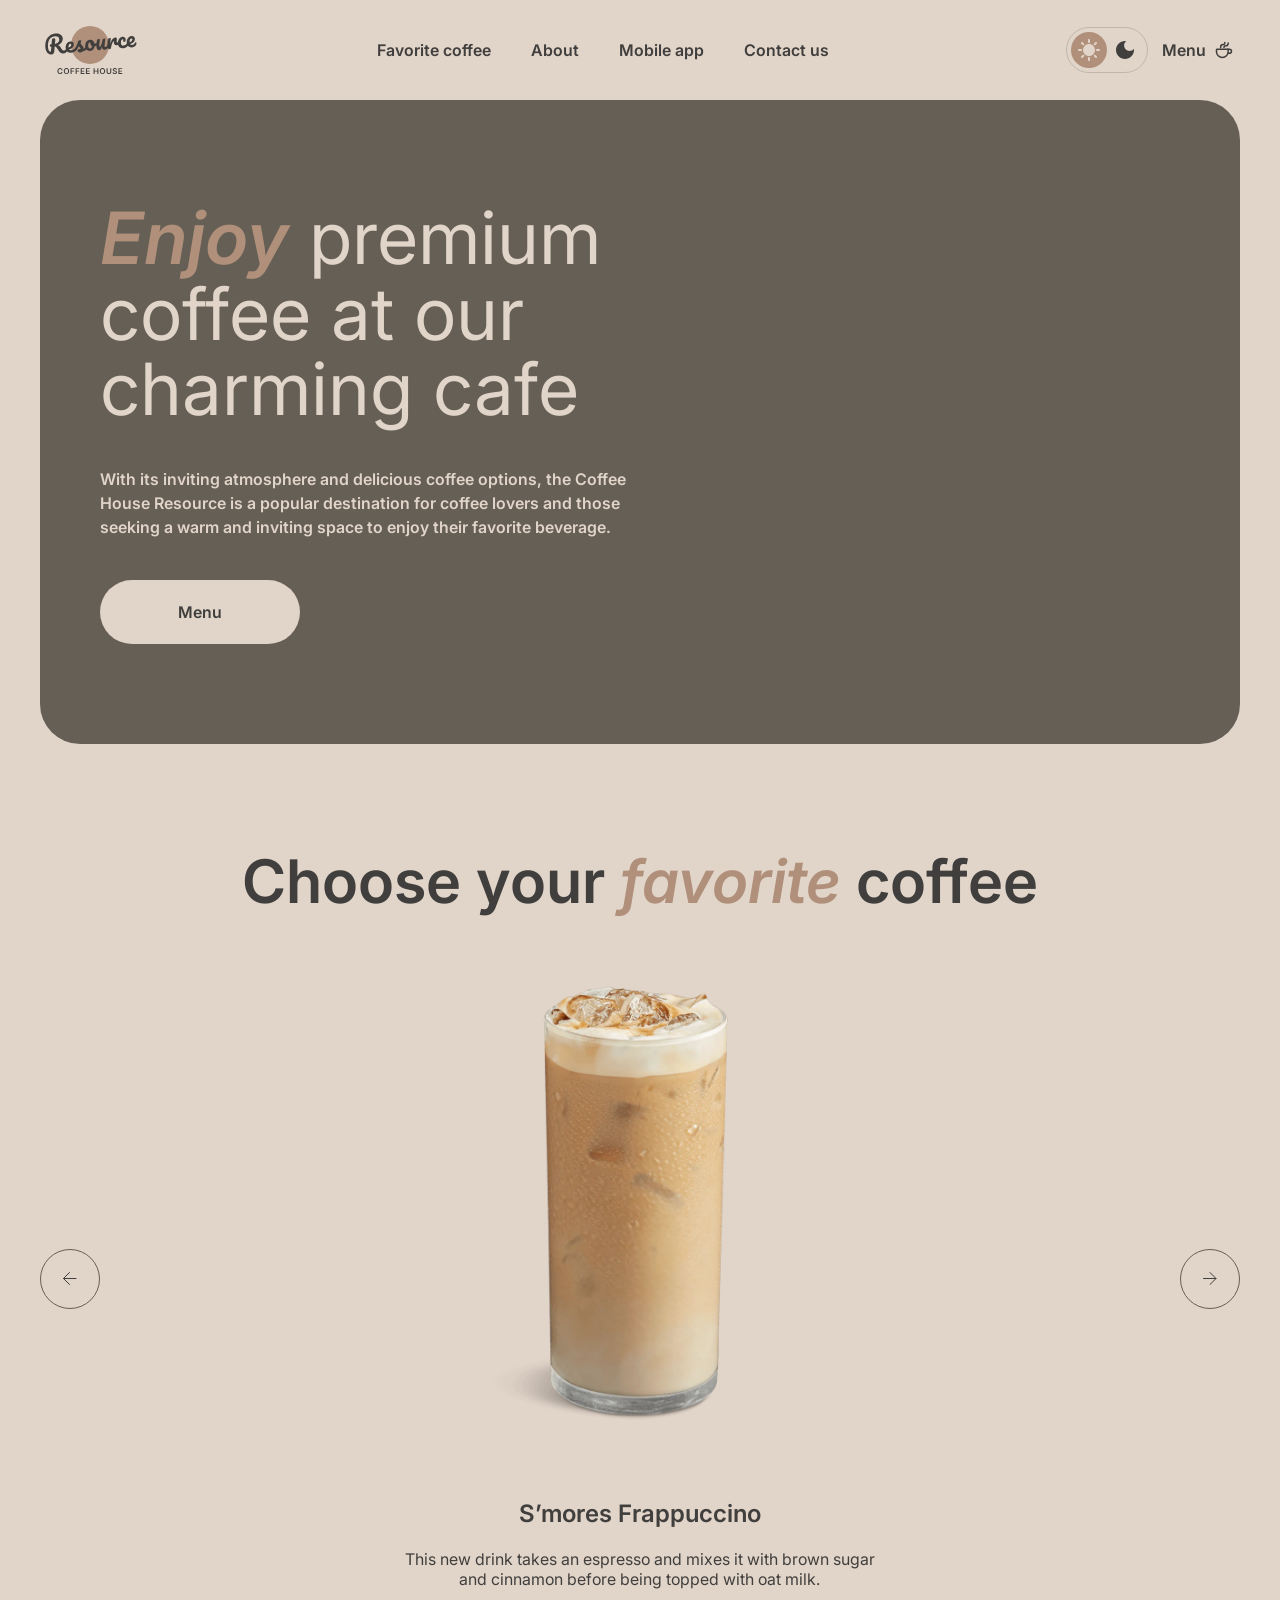
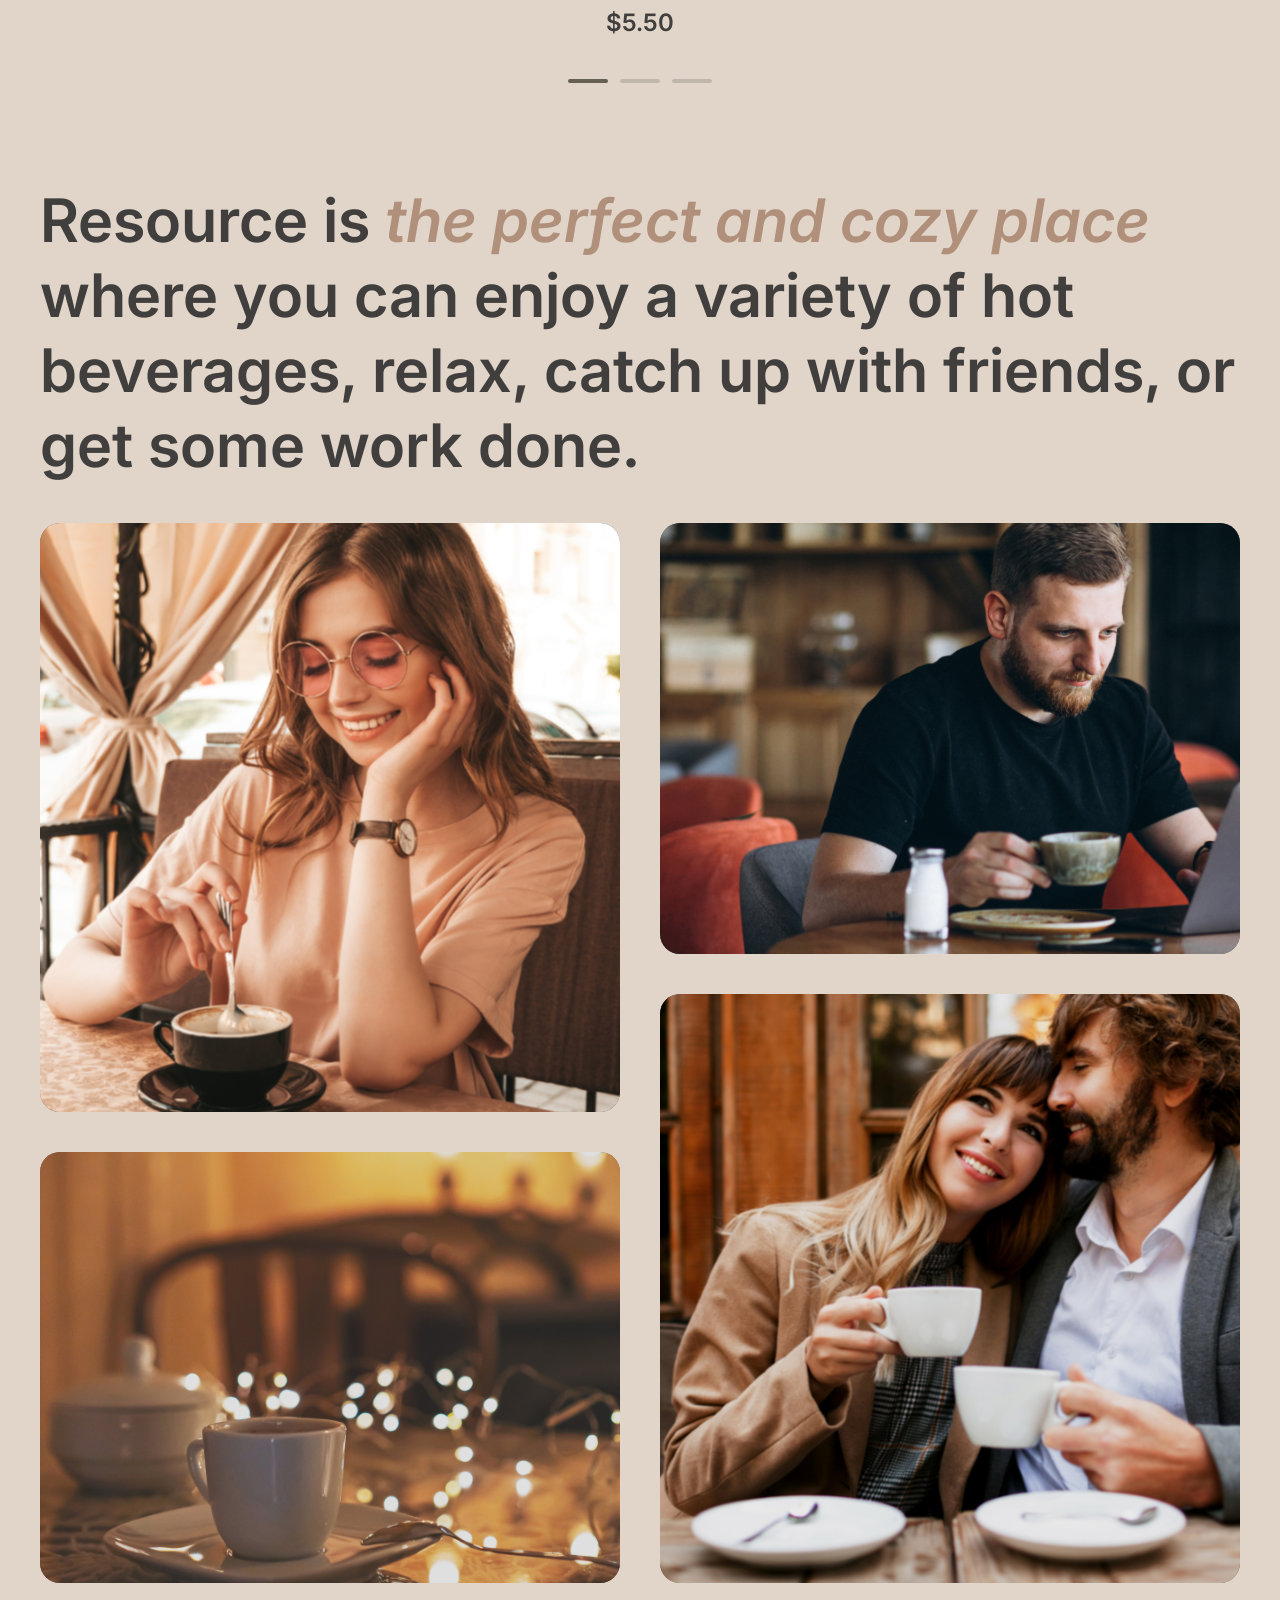
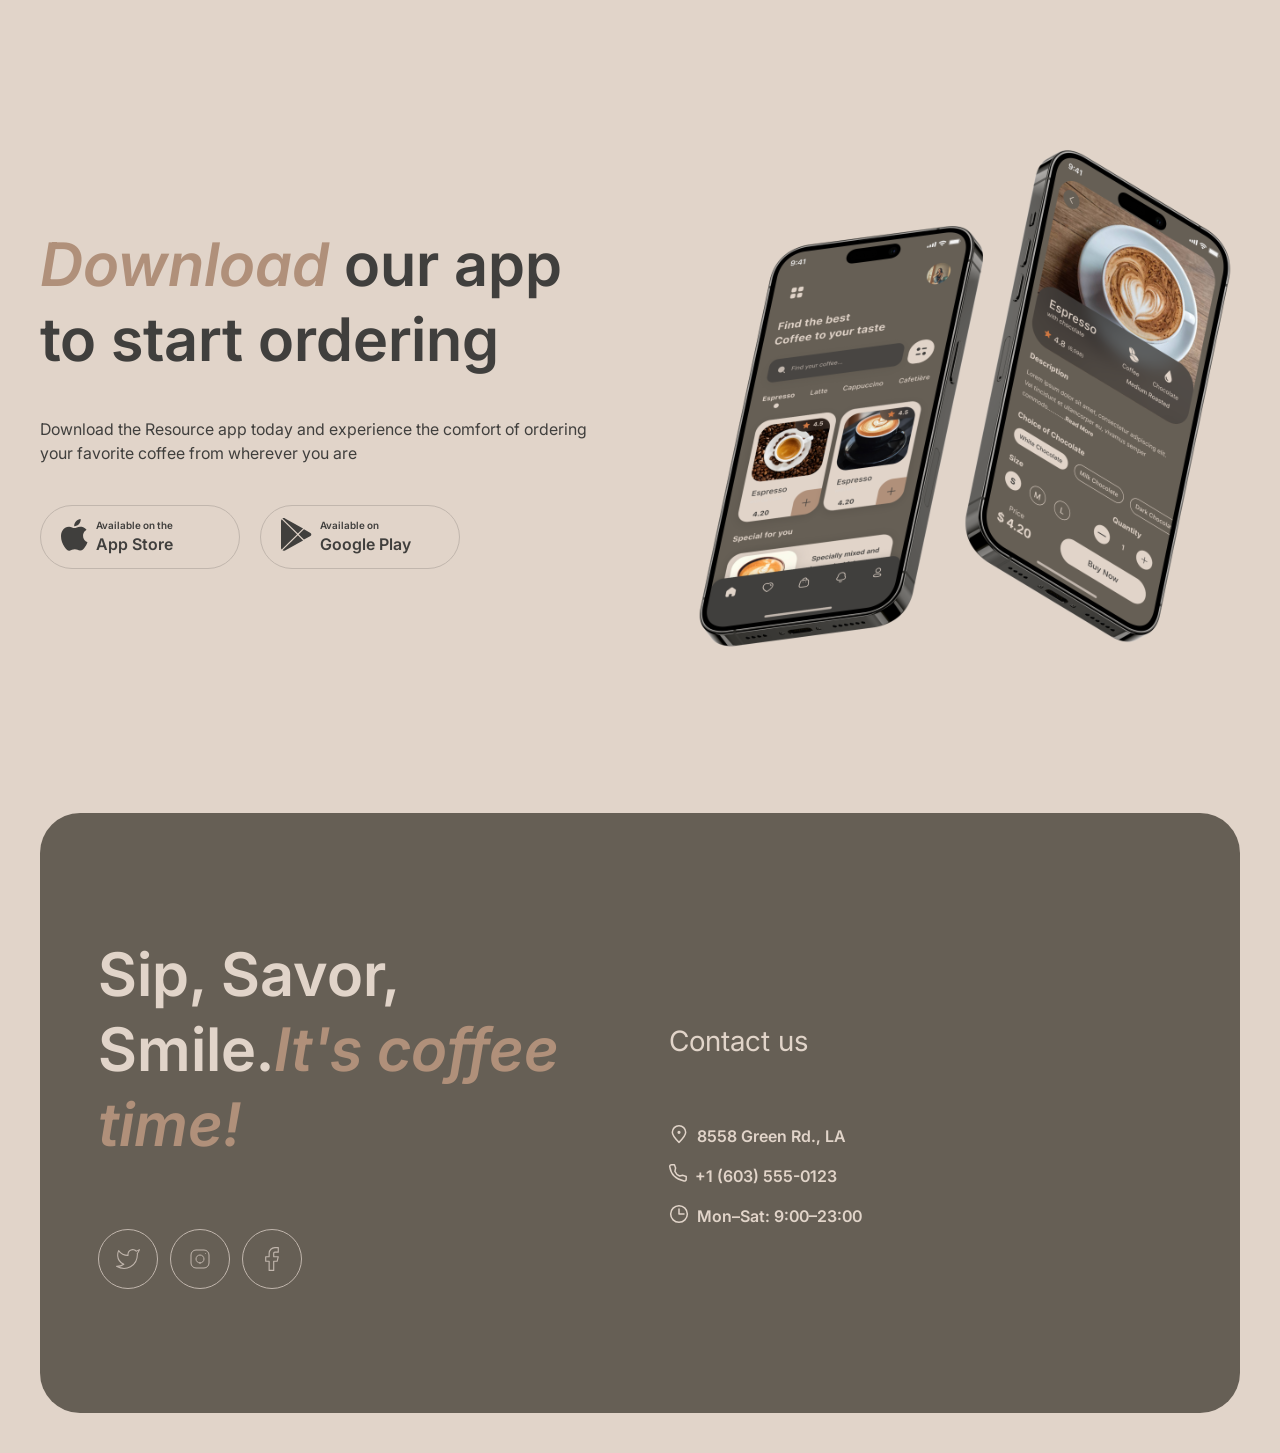
<file: index.html>
<!DOCTYPE html>
<html lang="en" data-theme="light">

<head>
    <meta charset="UTF-8">
    <meta name="viewport" content="width=device-width, initial-scale=1.0">
    <title>Coffee House</title>
    <link rel="icon" href="./images/coffee-cup.svg" type="image/x-icon">
    <link rel="stylesheet" href="./styles.css">
</head>

<body>
    <div class="container">
        <!-- ХЕДЕР -->
        <header class="header ">
            <div class="header__inner">
                <a class="logo" aria-label="Coffee House">
                    <img class="logo__img logo__img--light" src="./images/logo.svg" alt="Coffee House Logo" width="100"
                        height="60" loading="lazy">
                    <img class="logo__img logo__img--dark" src="./images/logo-dark.svg" alt="Coffee House Logo"
                        width="100" height="60" loading="lazy">
                </a>

                <nav class="header__menu hidden-tablet">
                    <ul class="header__menu-list">
                        <li class="header__menu-item">
                            <a class="header__menu-link" href="#slider">Favorite coffee</a>
                        </li>
                        <li class="header__menu-item">
                            <a class="header__menu-link" href="#about">About</a>
                        </li>
                        <li class="header__menu-item">
                            <a class="header__menu-link" href="#app">Mobile app</a>
                        </li>
                        <li class="header__menu-item">
                            <a class="header__menu-link" href="#contacts">Contact us</a>
                        </li>
                    </ul>
                </nav>

                <div class="header__block">
                    <div class="header__theme-toggle">
                        <button class="header__theme-toggle__btn is-active" data-theme-btn="light"
                            aria-label="Light theme" aria-pressed="true">
                            <span class="header__theme-toggle__light">
                                <svg width="22" height="22" viewBox="0 0 22 22" fill="none"
                                    xmlns="http://www.w3.org/2000/svg">
                                    <path
                                        d="M10 3V1C10 0.45 10.45 0 11 0C11.55 0 12 0.45 12 1V3C12 3.55 11.55 4 11 4C10.45 4 10 3.55 10 3ZM17.36 6.05L18.77 4.63C19.16 4.24 19.16 3.61 18.77 3.22C18.38 2.83 17.75 2.83 17.36 3.22L15.95 4.64C15.56 5.03 15.56 5.66 15.95 6.05C16.34 6.44 16.97 6.44 17.36 6.05ZM21 10H19C18.45 10 18 10.45 18 11C18 11.55 18.45 12 19 12H21C21.55 12 22 11.55 22 11C22 10.45 21.55 10 21 10ZM11 18C10.45 18 10 18.45 10 19V21C10 21.55 10.45 22 11 22C11.55 22 12 21.55 12 21V19C12 18.45 11.55 18 11 18ZM4.64 6.05L3.22 4.64C2.83 4.25 2.83 3.61 3.22 3.23C3.61 2.85 4.25 2.84 4.63 3.23L6.04 4.64C6.43 5.03 6.43 5.67 6.04 6.05C5.65 6.43 5.02 6.44 4.64 6.05ZM15.95 15.95C15.56 16.34 15.56 16.98 15.95 17.36L17.36 18.77C17.75 19.16 18.39 19.16 18.77 18.77C19.16 18.38 19.16 17.74 18.77 17.36L17.36 15.95C16.98 15.56 16.34 15.56 15.95 15.95ZM1 12H3C3.55 12 4 11.55 4 11C4 10.45 3.55 10 3 10H1C0.45 10 0 10.45 0 11C0 11.55 0.45 12 1 12ZM4.64 18.78L6.05 17.37C6.44 16.98 6.44 16.34 6.05 15.96C5.66 15.58 5.02 15.57 4.64 15.96L3.23 17.37C2.84 17.76 2.84 18.4 3.23 18.78C3.61 19.17 4.25 19.17 4.64 18.78ZM11 5C7.69 5 5 7.69 5 11C5 14.31 7.69 17 11 17C14.31 17 17 14.31 17 11C17 7.69 14.31 5 11 5Z"
                                        fill="#E1D4C9" />
                                </svg>
                            </span>

                        </button>
                        <button class="header__theme-toggle__btn" data-theme-btn="dark" aria-label="Dark theme"
                            aria-pressed="false">
                            <span class="header__theme-toggle__dark">
                                <svg width="18" height="18" viewBox="0 0 18 18" fill="none"
                                    xmlns="http://www.w3.org/2000/svg">
                                    <path
                                        d="M9 0C4.03 0 0 4.03 0 9C0 13.97 4.03 18 9 18C13.97 18 18 13.97 18 9C18 8.54 17.96 8.08 17.9 7.64C16.92 9.01 15.32 9.9 13.5 9.9C10.52 9.9 8.1 7.48 8.1 4.5C8.1 2.69 8.99 1.08 10.36 0.0999999C9.92 0.0399999 9.46 0 9 0Z"
                                        fill="#403F3D" />
                                </svg>
                            </span>
                        </button>
                    </div>

                    <button class="header__button button hidden-tablet" type="button"
                        onclick="window.location.href='./catalog-coffee.html'">
                        Menu
                        <span class="header__button-icon" aria-hidden="true">
                            <img class="header__button-icon-img header__button-icon-img--light"
                                src="./images/coffee-cup.svg" alt="" width="20" height="20">
                            <img class="header__button-icon-img header__button-icon-img--dark"
                                src="./images/coffee-cup-dark.svg" alt="" width="20" height="20">
                        </span>
                    </button>

                    <button class="header__burger-button burger-button visible-tablet" type="button"
                        onclick="mobileOverlay.show()">
                        <svg width="18" height="10" viewBox="0 0 18 10" fill="none" xmlns="http://www.w3.org/2000/svg">
                            <path d="M0.75 0.75H16.75" stroke="#403F3D" stroke-width="1.5" stroke-linecap="round"
                                stroke-linejoin="round" />
                            <path d="M0.75 8.75H16.75" stroke="#403F3D" stroke-width="1.5" stroke-linecap="round"
                                stroke-linejoin="round" />
                        </svg>
                        <span class="visually-hidden">Open navigation menu</span>
                    </button>
                    <button class="mobile-overlay__close-button" id="closeButton" type="submit" form="mobile-overlay-form" hidden>
                        <span class="visually-hidden">Close navigation menu</span>
                        <svg width="13" height="13" viewBox="0 0 13 13" fill="none" xmlns="http://www.w3.org/2000/svg">
                            <path d="M0.75 0.75L12.0637 12.0637" stroke="#E1D4C9" stroke-width="1.5"
                                stroke-linecap="round" stroke-linejoin="round" />
                            <path d="M0.75 12.0637L12.0637 0.750013" stroke="#E1D4C9" stroke-width="1.5"
                                stroke-linecap="round" stroke-linejoin="round" />
                        </svg>

                    </button>
                </div>
            </div>

        </header>
        <main>
            <!-- HERO -->
            <section class="">

                <div class="hero">
                    <div class="hero__bg-video">
                        <video autoplay loop muted playsinline>
                            <source src="./images/hero-hd_1366_720_24fps.mp4" type="video/mp4">
                            Ваш браузер не поддерживает теги видео.
                        </video>
                    </div>
                    <div class="hero__content">
                        <h1 class="hero__title"><em class="word-accent">Enjoy</em> premium coffee at our charming cafe
                        </h1>
                        <p class="hero__subtitle">With its inviting atmosphere and delicious coffee options, the Coffee
                            House
                            Resource is a popular destination for coffee lovers and those seeking a warm and inviting
                            space
                            to
                            enjoy their favorite beverage.
                        </p>
                        <a class="hero__btn button" href="./catalog-coffee.html">
                            <span class="hero__btn-title">Menu</span>
                            <span class="hero__btn-icon" aria-hidden="true">
                                <img class="hero__btn-icon-img hero__btn-icon-img--light visible-hover"
                                    src="./images/coffee-cup.svg" alt="" width="20" height="20">
                                <img class="hero__btn-icon-img hero__btn-icon-img--dark visible-hover"
                                    src="./images/coffee-cup-dark.svg" alt="" width="20" height="20">
                            </span>
                        </a>
                    </div>
                </div>
            </section>

            <!-- СЛАЙДЕР -->
            <section class="slider " id="slider">
                <div class="slider__inner" id="slider__inner">
                    <h2 class="slider__title">Choose your <em class="word-accent">favorite</em> coffee</h2>
                    <div class="slider__wrapper">
                        <button class="slider__arrow">
                            <svg class="slider__arrow-left" width="14" height="13" viewBox="0 0 14 13" fill="none"
                                xmlns="http://www.w3.org/2000/svg">
                                <path d="M13 6.5H0.5M6.5 12.5L0.5 6.5L6.5 0.5" stroke="#403F3D" stroke-linecap="round"
                                    stroke-linejoin="round" />
                            </svg>

                        </button>
                        <div class="slider__card .slider__card_active">
                            <img class="slider__card-image" src="./images/slider-coffee-1.svg" alt="Drink" width="480"
                                height="480">
                            <div class="slider__info">
                                <h3 class="slider__info-name">S’mores Frappuccino</h3>
                                <p class="slider__info-desc">This new drink takes an espresso and mixes it with brown
                                    sugar
                                    and
                                    cinnamon before being topped with oat milk.</p>
                                <div class="slider__info-price">$5.50</div>
                            </div>
                        </div>
                        <div class="slider__card ">
                            <img class="slider__card-image" src="./images/slider-coffee-2.svg" alt="Drink" width="480"
                                height="480">
                            <div class="slider__info">
                                <h3 class="slider__info-name">S’mores Frappuccino</h3>
                                <p class="slider__info-desc">This new drink takes an espresso and mixes it with brown
                                    sugar
                                    and
                                    cinnamon before being topped with oat milk.</p>
                                <div class="slider__info-price">$5.50</div>
                            </div>
                        </div>
                        <div class="slider__card ">
                            <img class="slider__card-image" src="./images/slider-coffee-3.svg" alt="Drink" width="480"
                                height="480">
                            <div class="slider__info">
                                <h3 class="slider__info-name">S’mores Frappuccino</h3>
                                <p class="slider__info-desc">This new drink takes an espresso and mixes it with brown
                                    sugar
                                    and
                                    cinnamon before being topped with oat milk.</p>
                                <div class="slider__info-price">$5.50</div>
                            </div>
                        </div>
                        <button class="slider__arrow">
                            <svg class="slider__arrow-right" width="14" height="13" viewBox="0 0 14 13" fill="none"
                                xmlns="http://www.w3.org/2000/svg">
                                <path d="M0.5 6.5H13M7 12.5L13 6.5L7 0.5" stroke="#403F3D" stroke-linecap="round"
                                    stroke-linejoin="round" />
                            </svg>

                        </button>
                    </div>
                    <div class="slider__pagination">
                        <span class="slider__bullet slider__bullet_active"></span>
                        <span class="slider__bullet"></span>
                        <span class="slider__bullet"></span>
                    </div>
                </div>
            </section>

            <!-- О НАС -->
            <section class="about">
                <h2 class="about__text" id="about">
                    Resource is <em class="word-accent">the perfect and cozy place</em> where you can enjoy a variety of
                    hot
                    beverages, relax, catch up with friends, or get some work done.
                </h2>

                <ul class="about__gallery">
                    <li class="about__gallery-image-wrapper item-girl">
                        <img class="about__gallery-image" src="./images/about-1.svg" alt="Девушка пьет кофе" width="726"
                            height="726">
                    </li>

                    <li class="about__gallery-image-wrapper item-man">
                        <img class="about__gallery-image" src="./images/about-3.svg" alt="Мужчина работает за ноутбуком"
                            width="726" height="726">
                    </li>

                    <li class="about__gallery-image-wrapper item-cups">
                        <img class="about__gallery-image" src="./images/about-2.svg" alt="Кофе на столе" width="726"
                            height="726">
                    </li>

                    <li class="about__gallery-image-wrapper item-couple">
                        <img class="about__gallery-image" src="./images/about-4.svg" alt="Пара с кофе" width="726"
                            height="726">
                    </li>
                </ul>

            </section>

            <!-- ПРИЛОЖЕНИЕ -->
            <section class="app " id="app">
                <div class="app__grid">
                    <div class="app__info">
                        <h2 class="app__title"><em class="word-accent">Download</em> our app to start ordering</h2>
                        <p class="app__desc">
                            Download the Resource app today and experience the comfort of ordering your favorite coffee
                            from
                            wherever you are
                        </p>
                        <div class="app__buttons">
                            <button class="app__btn button" type="button">
                                <span class="app__image">
                                    <svg width="27" height="32" viewBox="0 0 27 32" fill="none"
                                        xmlns="http://www.w3.org/2000/svg">
                                        <path
                                            d="M22.0578 16.8306C22.021 12.8323 25.4156 10.8871 25.5708 10.7966C23.6483 8.06361 20.6684 7.69021 19.6213 7.66043C17.1185 7.40364 14.6909 9.12057 13.4159 9.12057C12.1156 9.12057 10.1523 7.68524 8.03638 7.72742C5.31352 7.76836 2.76624 9.30541 1.36919 11.6922C-1.51399 16.5589 0.636305 23.7107 3.39861 27.6446C4.7804 29.5711 6.39503 31.7223 8.50843 31.6466C10.576 31.5635 11.3483 30.3614 13.8435 30.3614C16.3157 30.3614 17.0409 31.6466 19.1963 31.5982C21.4153 31.5635 22.8124 29.6629 24.1458 27.719C25.7426 25.5108 26.3839 23.3361 26.4093 23.2245C26.3572 23.2071 22.0998 21.6229 22.0578 16.8306Z"
                                            fill="#E1D4C9" />
                                        <path
                                            d="M17.9863 5.07263C19.0983 3.71671 19.8592 1.872 19.648 0C18.0384 0.0694711 16.0256 1.08549 14.8664 2.41164C13.8409 3.58025 12.9248 5.49566 13.1615 7.29695C14.9695 7.42845 16.8259 6.40747 17.9863 5.07263Z"
                                            fill="#E1D4C9" />
                                    </svg>
                                </span>
                                <span class="app__button-text">
                                    <span class="app__available">Available on the</span>
                                    <span class="app__store">App Store</span>
                                </span>
                            </button>
                            <button class="app__btn button" type="button">
                                <span class="app__image">
                                    <svg width="31" height="33" viewBox="0 0 31 33" fill="none"
                                        xmlns="http://www.w3.org/2000/svg">
                                        <path
                                            d="M0.572202 1.40304C0.209755 1.77297 0 2.34891 0 3.09478V29.6995C0 30.4453 0.209755 31.0213 0.572202 31.3912L0.661658 31.4724L15.9523 16.5701V16.2182L0.661658 1.31582L0.572202 1.40304Z"
                                            fill="#E1D4C9" />
                                        <path
                                            d="M22.894 21.54L17.8027 16.57V16.2181L22.9001 11.2482L23.0143 11.3128L29.0509 14.6617C30.7737 15.6121 30.7737 17.176 29.0509 18.1324L23.0143 21.4753L22.894 21.54Z"
                                            fill="#E1D4C9" />
                                        <path
                                            d="M22.0897 22.4008L16.8781 17.3195L1.49805 32.3166C2.07025 32.9031 3.00336 32.9738 4.06448 32.3873L22.0897 22.4008Z"
                                            fill="#E1D4C9" />
                                        <path
                                            d="M22.0897 10.3875L4.06448 0.400985C3.00336 -0.17947 2.07025 -0.108795 1.49805 0.477675L16.8781 15.4688L22.0897 10.3875Z"
                                            fill="#E1D4C9" />
                                    </svg>

                                </span>
                                <span class="app__button-text">
                                    <span class="app__available">Available on</span>
                                    <span class="app__store">Google Play</span>
                                </span>
                            </button>
                        </div>
                    </div>
                    <div class="app__phones">
                        <img src="./images/mobile-screens.svg" alt="Mobile screens" width="630" height="630">
                    </div>
                </div>
            </section>
        </main>
        <!-- ФУТЕР -->
        <footer class="footer " id="contacts">
            <div class="footer__inner">
                <div class="footer__social">
                    <h2 class="footer__title">Sip, Savor, Smile.<em class="word-accent">It's coffee time!</em>
                    </h2>
                    <ul class="footer__socials-list">
                        <li class="footer__socials-item">
                            <a href="https://x.com/?lang=ru">
                                <svg width="24" height="24" viewBox="0 0 23 19" fill="none"
                                    xmlns="http://www.w3.org/2000/svg">
                                    <path
                                        d="M22.5 0.510056C22.5 0.510056 20.4821 1.70217 19.36 2.04006C18.7577 1.34757 17.9573 0.856748 17.067 0.633982C16.1767 0.411216 15.2395 0.467251 14.3821 0.794509C13.5247 1.12177 12.7884 1.70446 12.273 2.46377C11.7575 3.22309 11.4877 4.12239 11.5 5.04006V6.04006C9.74263 6.08562 8.00127 5.69587 6.43101 4.9055C4.86074 4.11513 3.51032 2.94869 2.5 1.51006C2.5 1.51006 -1.5 10.5101 7.5 14.5101C5.44053 15.908 2.98716 16.609 0.5 16.5101C9.5 21.5101 20.5 16.5101 20.5 5.01006C20.4991 4.73151 20.4723 4.45365 20.42 4.18006C21.4406 3.17355 22.5 0.510056 22.5 0.510056Z"
                                        stroke="#E1D4C9" stroke-linecap="round" stroke-linejoin="round" />
                                </svg>

                            </a>
                        </li>
                        <li class="footer__socials-item">
                            <a href="https://www.instagram.com/">
                                <svg width="24" height="24" viewBox="0 0 24 24" fill="none"
                                    xmlns="http://www.w3.org/2000/svg">
                                    <path
                                        d="M12 16C14.2091 16 16 14.2091 16 12C16 9.79086 14.2091 8 12 8C9.79086 8 8 9.79086 8 12C8 14.2091 9.79086 16 12 16Z"
                                        stroke="#E1D4C9" stroke-linecap="round" stroke-linejoin="round" />
                                    <path
                                        d="M3 16V8C3 5.23858 5.23858 3 8 3H16C18.7614 3 21 5.23858 21 8V16C21 18.7614 18.7614 21 16 21H8C5.23858 21 3 18.7614 3 16Z"
                                        stroke="#E1D4C9" />
                                    <path d="M17.5 6.51L17.51 6.49889" stroke="#E1D4C9" stroke-linecap="round"
                                        stroke-linejoin="round" />
                                </svg>

                            </a>
                        </li>
                        <li class="footer__socials-item">
                            <a href="https://www.facebook.com/?locale=ru_RU">
                                <svg width="24" height="24" viewBox="0 0 12 21" fill="none"
                                    xmlns="http://www.w3.org/2000/svg">
                                    <path
                                        d="M11.5 0.5H8.5C7.17392 0.5 5.90215 1.02678 4.96447 1.96447C4.02678 2.90215 3.5 4.17392 3.5 5.5V8.5H0.5V12.5H3.5V20.5H7.5V12.5H10.5L11.5 8.5H7.5V5.5C7.5 5.23478 7.60536 4.98043 7.79289 4.79289C7.98043 4.60536 8.23478 4.5 8.5 4.5H11.5V0.5Z"
                                        stroke="#E1D4C9" stroke-linecap="round" stroke-linejoin="round" />
                                </svg>

                            </a>
                        </li>
                    </ul>
                </div>
                <div class="footer__contacts">
                    <h3>Contact us</h3>
                    <ul class="footer__contacts-list">
                        <li class="footer__contacts-item">
                            <svg width="20" height="20" viewBox="0 0 20 20" fill="none"
                                xmlns="http://www.w3.org/2000/svg">
                                <path
                                    d="M16.6663 8.33329C16.6663 12.0152 9.99967 18.3333 9.99967 18.3333C9.99967 18.3333 3.33301 12.0152 3.33301 8.33329C3.33301 4.65139 6.31778 1.66663 9.99967 1.66663C13.6816 1.66663 16.6663 4.65139 16.6663 8.33329Z"
                                    stroke="#E1D4C9" stroke-width="1.5" />
                                <path
                                    d="M10.0003 9.16667C10.4606 9.16667 10.8337 8.79357 10.8337 8.33333C10.8337 7.8731 10.4606 7.5 10.0003 7.5C9.54009 7.5 9.16699 7.8731 9.16699 8.33333C9.16699 8.79357 9.54009 9.16667 10.0003 9.16667Z"
                                    fill="#E1D4C9" stroke="#E1D4C9" stroke-width="1.5" stroke-linecap="round"
                                    stroke-linejoin="round" />
                            </svg>
                            <p class="footer__contacts-text">
                                <a href="https://yandex.ru/maps/200/los-angeles/geo/green_vista_drive/5872755497/?ll=-118.498664%2C34.136070&z=16.64"
                                    target="_blank" title="Открыть на Яндекс Картах">
                                    <span>8558 Green Rd., LA</span>
                                </a>
                            </p>
                        </li>
                        <li class="footer__contacts-item">
                            <svg width="18" height="18" viewBox="0 0 18 18" fill="none"
                                xmlns="http://www.w3.org/2000/svg">
                                <path
                                    d="M13.9734 11.335L10.5415 12C8.22345 10.8365 6.79154 9.5 5.95821 7.41667L6.59983 3.97491L5.38697 0.75L2.60446 0.75C1.47691 0.75 0.589659 1.68295 0.776079 2.79498C1.17388 5.16791 2.24731 9.12244 5.12487 12C8.14838 15.0235 12.4411 16.4151 15.0128 17.0121C16.174 17.2817 17.2082 16.3742 17.2082 15.1821L17.2082 12.5677L13.9734 11.335Z"
                                    stroke="#E1D4C9" stroke-width="1.5" stroke-linecap="round"
                                    stroke-linejoin="round" />
                            </svg>

                            <p class="footer__contacts-text">
                                <a href="tel:+1603550123">
                                    <span>+1 (603) 555-0123</span>
                                </a>
                            </p>
                        </li>
                        <li class="footer__contacts-item">
                            <svg width="20" height="20" viewBox="0 0 20 20" fill="none"
                                xmlns="http://www.w3.org/2000/svg">
                                <g clip-path="url(#clip0_217_1736)">
                                    <path d="M10 5L10 10L15 10" stroke="#E1D4C9" stroke-width="1.5"
                                        stroke-linecap="round" stroke-linejoin="round" />
                                    <path
                                        d="M10.0003 18.3333C14.6027 18.3333 18.3337 14.6023 18.3337 9.99996C18.3337 5.39759 14.6027 1.66663 10.0003 1.66663C5.39795 1.66663 1.66699 5.39759 1.66699 9.99996C1.66699 14.6023 5.39795 18.3333 10.0003 18.3333Z"
                                        stroke="#E1D4C9" stroke-width="1.5" stroke-linecap="round"
                                        stroke-linejoin="round" />
                                </g>
                                <defs>
                                    <clipPath id="clip0_217_1736">
                                        <rect width="20" height="20" fill="white" />
                                    </clipPath>
                                </defs>
                            </svg>
                            <p class="footer__contacts-text">
                                <a href="https://calendar.google.com/calendar" target="_blank" rel="noopener">
                                    Mon–Sat: 9:00–23:00
                                </a>
                            </p>
                        </li>
                    </ul>
                </div>
            </div>
        </footer>
        <dialog class="mobile-overlay visible-tablet" id="mobileOverlay">
            <form class="mobile-overlay__close-button-wrapper" id="mobile-overlay-form" method="dialog">
            </form>
            <div class="mobile-overlay__body">
                <ul class="mobile-overlay__list">
                    <li class="mobile-overlay__item">
                        <a class="mobile-overlay__link" href="./index.html#slider" onclick="closeButton.click()">Favorite coffee</a>
                    </li>
                    <li class="mobile-overlay__item">
                        <a class="mobile-overlay__link" href="./index.html#about" onclick="closeButton.click()">About</a>
                    </li>
                    <li class="mobile-overlay__item">
                        <a class="mobile-overlay__link" href="./index.html#app" onclick="closeButton.click()">Mobile app</a>
                    </li>
                    <li class="mobile-overlay__item">
                        <a class="mobile-overlay__link" href="./index.html#contacts" onclick="closeButton.click()">Contact us</a>
                    </li>
                    <li class="mobile-overlay__item">
                        <button class="header__button button overlay__button " type="button"
                            >
                            Menu
                            <span class="header__button-icon header__button-icon__modal" aria-hidden="true">
                                <img class="header__button-icon-img header__button-icon-img--light"
                                    src="./images/coffee-cup.svg" alt="" width="40" height="40">
                                <img class="header__button-icon-img header__button-icon-img--dark"
                                    src="./images/coffee-cup-dark.svg" alt="" width="40" height="40">
                            </span>
                        </button>
                    </li>
                </ul>
            </div>
        </dialog>
    </div>
    <script src="./src/theme-toggle.js"></script>
    <script src="./src/header-modal.js"></script>
    <script src="./src/slider.js"></script>
</body>

</html>
</file>
<file: styles.css>
*,
*::before,
*::after {
    box-sizing: border-box;
}

:where(ul, ol):where([class]) {
    padding-left: 0;
}

body,
:where(blockquote, figure):where([class]) {
    margin: 0;
}

:where(h1, h2, h3, h4, h5, h6, p, ul, ol, dl):where([class]) {
    margin-block: 0;
}

:where(dd[class]) {
    margin-left: 0;
}

:where(fieldset[class]) {
    margin-left: 0;
    padding: 0;
    border: none;
}

:where(ul[class]) {
    list-style: none;
}

p {
    --paragraphMarginBottom: 24px;
    margin-block: 0;
}

p:where(:not([class]):not(:last-child)) {
    margin-bottom: var(--paragraphMarginBottom);
}

img {
    display: block;
    max-width: 100%;
}

input,
textarea,
select,
button {
    font: inherit;
}

html {
    height: 100%;
    scroll-behavior: smooth;
}

body {
    min-height: 100%;
    line-height: 1.5;
}

svg *[fill] {
    fill: currentColor;
}

svg *[stroke] {
    stroke: currentColor;
}

svg * {
    transition-property: fill, stroke;
}

@media (prefers-reduced-motion: reduce) {
    * {
        animation-duration: 0.01ms !important;
        animation-iteration-count: 1 !important;
        transition-duration: 0.01ms !important;
        scroll-behavior: auto !important;
    }
}

@font-face {
    font-family: "Inter";
    src: url("./fonts/Inter18pt-Regular.woff2") format("woff2");
    font-weight: 400;
    font-style: normal;
    font-display: swap;
}

@font-face {
    font-family: "Inter";
    src: url("./fonts/Inter18pt-SemiBold.woff2") format("woff2");
    font-weight: 600;
    font-style: normal;
    font-display: swap;
}

@font-face {
    font-family: "Inter";
    src: url("./fonts/Inter18pt-SemiBoldItalic.woff2") format("woff2");
    font-weight: 600;
    font-style: italic;
    font-display: swap;
}

:root {
    --color-light-text-primary: #403f3d;
    --color-light-text-inverse: #e1d4c9;
    --color-light-text-accent: #b0907a;
    --color-light-bg-page: #e1d4c9;
    --color-light-bg-container: #665f55;
    --color-light-bg-overlay: #403f3d;
    --color-light-border-primary: #c1b6ad;
    --color-light-border-inverse: #665f55;
    --color-bg-overlay: #403f3d;
    --color-bg-modal-button: #665f55;
    --color-bg-modal-option-num: #e1d4c9;


    --color-dark-text-primary: #e1d4c9;
    --color-dark-text-inverse: #e1d4c9;
    --color-dark-text-accent: #b0907a;
    --color-dark-bg-page: #292826;
    --color-dark-bg-container: #665f55;
    --color-dark-bg-overlay: #E1D4C9;
    --color-dark-border-primary: #665f55;
    --color-dark-border-inverse: #c1b6ad;

    --font-family-base: "Inter", sans-serif;
    --border-radius: 40px;
    --border-radius-small: 20px;
    --border-radius-large: 100px;
    --container-width: 1360px;
    --container-padding-x: 40px;
    --section-padding-y: 50px;
    --button-height: 64px;
    --transition-duration: 0.2s;
}

html[data-theme="dark"] {
    --color-light-text-primary: #e1d4c9;
    --color-light-text-inverse: #403f3d;
    --color-light-text-accent: #b0907a;
    --color-light-bg-page: #292826;
    --color-light-bg-container: #403f3d;
    --color-light-bg-overlay: #403f3d;
    --color-light-border-primary: #665f55;
    --color-light-border-inverse: #c1b6ad;
    --color-bg-overlay: #292826;
    --color-bg-modal-button: #292826;
    --color-bg-modal-option-num: #403f3d;


    --color-dark-text-primary: #e1d4c9;
    --color-dark-text-inverse: #403f3d;
    --color-dark-text-accent: #b0907a;
    --color-dark-bg-page: #e1d4c9;
    --color-dark-bg-container: #403F3D;
    --color-dark-bg-overlay: #292826;
    --color-dark-border-primary: #665f55;
    --color-dark-border-inverse: #c1b6ad;

}

html {
    scroll-behavior: smooth;
}

body {
    font-size: clamp(16px, 18 / 1440 * 100vw, 18px);
    font-family: var(--font-family-base);
    font-weight: 600;
    line-height: 1.28;
    color: var(--color-light-text-primary);
    background-color: #B6AEA7;
    ;
    transition: background-color 0.3s ease, color 0.3s ease;
}

.container {
    display: flex;
    flex-direction: column;
    margin: 0 auto;
    background-color: var(--color-light-bg-page);
    max-width: 1440px;
}

a,
button,
input,
textarea,
svg * {
    transition-duration: var(--transition-duration);
}

a {
    text-decoration: none;
    color: inherit;
}

h1,
h2,
h3,
h4 {
    font-weight: 500;
}

h1,
.h1 {
    font-size: clamp(42px, 72 / 1440 * 100vw, 72px);
}

h2,
.h2 {
    font-size: clamp(32px, 60 / 1440 * 100vw, 60px);
}

ul {
    list-style: none;
}

.word-accent {
    color: var(--color-light-text-accent);
    font-size: inherit;
}

.button {
    display: inline-flex;
    justify-content: center;
    align-items: center;
    height: var(--button-height);
    border-radius: var(--border-radius-large);
}

.container {
    max-width: calc(var(--container-width) + var(--container-padding-x) * 2);
    margin-inline: auto;
    padding-inline: var(--container-padding-x);
    transition: background-color 0.3s ease;
}

@media (width <=644px) {
    .container {
        padding-inline: 24px;
    }
}

@media (width <=380px) {
    .container {
        padding-inline: 16px;
    }
}

.visually-hidden {
    position: absolute !important;
    width: 1px !important;
    height: 1px !important;
    margin: -1px !important;
    border: 0 !important;
    padding: 0 !important;
    white-space: nowrap !important;
    clip-path: inset(100%) !important;
    clip: rect(0 0 0 0) !important;
    overflow: hidden !important;
}

@media (width < 769px) {
    .hidden-tablet {
        display: none ;
    }
}

@media (width > 769px) {
    .visible-tablet {
        display: none ;
    }
}

.header {
    padding-block: 20px;
    background-color: var(--color-bg);
    transition: background-color 0.3s ease;
}

.header__inner {
    display: flex;
    justify-content: space-between;
    align-items: center;
}

.header__menu {
    font-size: 16px;
}

.header__menu-list {
    display: flex;
    align-items: center;
    column-gap: 40px;
}

@media (width < 877px) {
    .header__menu-list {
        column-gap: 12px;
    }
}

.header__menu-link {
    position: relative;
    display: inline-flex;
    align-items: center;
    height: 48px;
}

@media (hover: hover) {
    .header__menu-link:hover::after {
        width: 100%;
    }
}

@media (hover: none) {
    .header__menu-link:active::after {
        width: 100%;
    }
}

.header__menu-link::after {
    content: "";
    position: absolute;
    top: 70%;
    left: 50%;
    translate: -50%;
    width: 0;
    height: 2px;
    background-color: currentColor;
    transition-duration: inherit;
}

.header__block {
    display: flex;
    justify-content: space-between;
    align-items: center;
    column-gap: 24px;
}

@media (max-width: 1441px) {
    .header__block {
        column-gap: 8px;
    }
}

.header__theme-toggle {
    display: flex;
    justify-content: center;
    align-items: center;
    border: 1px solid var(--color-light-border-primary);
    padding: 4px;
    border-radius: var(--border-radius-large);
    transition: border-color 0.3s ease;
}

.header__theme-toggle__btn {
    background: inherit;
    border: none;
    padding: 0;
    cursor: pointer;
    border-radius: 50%;
    display: flex;
    justify-content: center;
    align-items: center;
}

.header__theme-toggle__btn:focus-visible {
    outline: 2px solid var(--color-light-text-accent);
    outline-offset: 2px;
}

.header__theme-toggle__light,
.header__theme-toggle__dark {
    display: flex;
    justify-content: center;
    align-items: center;
    width: 36px;
    height: 36px;
    border-radius: 50%;
    color: var(--color-light-text-primary);
    background-color: transparent;
    transition: background-color 0.2s ease, color 0.2s ease;
}

.logo {
    display: inline-flex;
    align-items: center;
    position: relative;
    width: 100px;
    height: 60px;
}

.logo__img {
    position: absolute;
    inset: 0;
    width: 100%;
    height: 100%;
    object-fit: contain;
    transition: opacity 0.3s ease;
}

.logo__img--dark {
    opacity: 0;
}

html[data-theme="dark"] .logo__img--light {
    opacity: 0;
}

html[data-theme="dark"] .logo__img--dark {
    opacity: 1;
}

.header__theme-toggle__btn.is-active .header__theme-toggle__light,
.header__theme-toggle__btn.is-active .header__theme-toggle__dark {
    background-color: var(--color-light-text-accent);
    color: #e1d4c9;
}

.header__theme-toggle__btn:not(.is-active) .header__theme-toggle__light,
.header__theme-toggle__btn:not(.is-active) .header__theme-toggle__dark {
    background-color: transparent;
}

@media (hover: hover) {

    .header__theme-toggle__btn:not(.is-active):hover .header__theme-toggle__light,
    .header__theme-toggle__btn:not(.is-active):hover .header__theme-toggle__dark {
        background-color: var(--color-light-bg-container);
        color: #e1d4c9;
    }
}

@media (hover: none) {

    .header__theme-toggle__btn:not(.is-active):active .header__theme-toggle__light,
    .header__theme-toggle__btn:not(.is-active):active .header__theme-toggle__dark {
        background-color: var(--color-light-bg-container);
        color: #e1d4c9;
    }
}

.header__button {
    display: inline-flex;
    align-items: center;
    position: relative;
    justify-content: space-between;
    column-gap: 8px;
    height: 28px;
    font-size: 16px;
    background: transparent;
    border: none;
    color: inherit;
}

.catalog-header__button {
    display: inline-flex;
    align-items: center;
    position: relative;
    justify-content: space-between;
    column-gap: 8px;
    height: 28px;
    font-size: 16px;
    background: transparent;
    border: none;
    color: inherit;
}

.catalog-header__button::after {
    content: '';
    position: absolute;
    bottom: -2px;
    left: 6px;
    width: 85%;
    height: 2px;
    background-color: var(--color-light-text-primary);
}

@media (hover: hover) {
    .header__button:hover {
        cursor: pointer;
    }

    .header__button:hover::after {
        width: 85%;
    }
}

@media (hover: none) {
    .header__button:active {
        cursor: pointer;
    }

    .header__button:active::after {
        width: 85%;
    }
}

.header__button::after {
    content: "";
    position: absolute;
    top: 100%;
    left: 50%;
    translate: -50%;
    width: 0;
    height: 2px;
    background-color: currentColor;
    transition-duration: inherit;
}

.burger-button {
    padding: 0;
    background-color: transparent;
    color: var(--color-light-text-primary);
    width: 44px;
    aspect-ratio: 1;
    border: 1px solid var(--color-light-border-primary);
    border-radius: var(--border-radius-large);
    cursor: pointer;
    transition: border-color 0.3s ease;
}

.burger-button {
    position: relative;
}

.mobile-overlay {
    position: fixed;
    top: 99px;
    left: 0;
    right: 0;
    bottom: 0;
    width: 100%;
    height: calc(100% - 100px);
    max-width: 100%;
    max-height: 100%;
    margin: 0;
    padding: 0;
    padding-top: 20px;
    border: none;
    background: var(--color-light-bg-page);
    color: var(--color-light-text-primary);
    transition: background-color 0.3s ease, color 0.3s ease;
    overflow-y: auto;
    z-index: 100;
}

.mobile-overlay .header__inner {
    padding-inline: 40px;

}

.mobile-overlay__link {
    position: relative;
    display: inline-flex;
    align-items: center;
    height: 72px;
}

@media (hover: hover) {
    .mobile-overlay__link:hover::after {
        width: 100%;
    }
}

@media (hover: none) {
    .mobile-overlay__link:active::after {
        width: 100%;
    }
}

.mobile-overlay__link::after {
    content: "";
    position: absolute;
    top: 70%;
    left: 50%;
    translate: -50%;
    width: 0;
    height: 2px;
    background-color: currentColor;
    transition-duration: inherit;
}

.mobile-overlay:modal {
    max-width: 100%;
    max-height: 100%;
}

.mobile-overlay__close-button {
    position: relative;
    width: 44px;
    aspect-ratio: 1;
    border: 1px solid var(--color-light-border-primary);
    border-radius: var(--border-radius-large);

    background-color: inherit;
    color: var(--color-light-text-primary);
    cursor: pointer;
}

.mobile-overlay__close-button svg {
    position: absolute;
    right: 14px;
    top: 16px;
}

@media(width > 769px) {
    .mobile-overlay__close-button {
        display: none;
    }
}

.mobile-overlay__body {
    display: flex;
    justify-content: center;
    align-items: center;
    min-height: 90%;
}

.mobile-overlay__list {
    display: flex;
    justify-content: center;
    align-items: center;
    flex-direction: column;
    row-gap: 60px;
    font-size: 32px;
}

.mobile-overlay__item .overlay__button {
    font-size: 32px;
}

.mobile-overlay__button {
    display: inline-flex;
    align-items: center;
    position: relative;
    justify-content: space-between;
    column-gap: 8px;
    padding-top: 40px;
    font-size: 32px;
    background: transparent;
    border: none;
    color: inherit;
}

@media (hover: hover) {
    .mobile-overlay__button:hover::after {
        width: 85%;
    }
}

@media (hover: none) {
    .mobile-overlay__button:active::after {
        width: 85%;
    }
}

.mobile-overlay__button::after {
    content: "";
    position: absolute;
    top: 110%;
    left: 47%;
    translate: -50%;
    width: 0;
    height: 2px;
    background-color: currentColor;
    transition-duration: inherit;
}

.mobile-overlay__button img {
    width: 40px;
    height: 40px;
}

.container .hero {
    background-color: var(--color-dark-bg-container);
    max-width: 100%;
    width: var(--container-width);
    height: 644px;
    border-radius: var(--border-radius);
    position: relative;
}

.hero__bg-video {
    position: absolute;
    background-size: cover;
    overflow: hidden;
    border-radius: var(--border-radius);
    width: 100%;
    height: 100%;
}

.hero__bg-video video {
    width: 100%;
    height: 100%;
    object-fit: cover;
}

@media (width <=380px) {
    .container .hero {
        width: 348px;
        height: 552px;
    }

    .hero__bg-video {
        max-width: 348px;
        height: 552px;
    }
}

.hero__content {
    position: absolute;
    display: flex;
    flex-direction: column;
    justify-content: space-between;
    gap: 40px;
    color: var(--color-dark-text-primary);
    max-width: 530px;
    height: 444px;
    margin-left: 60px;
    margin-top: 100px;
}

@media (width <=644px) {
    .container .hero__content {
        max-width: 316px;
        height: 432px;
        margin-left: 30px;
        margin-top: 40px;
    }
}

@media (width <=380px) {
    .container .hero__content {
        max-width: 316px;
        height: 432px;
        margin-left: 16px;
        margin-top: 60px;
    }
}

.container .hero__title {
    font-size: 72px;
    line-height: 105%;
}

@media (width <=700px) {
    .container .hero__title {
        font-size: 42px;
        line-height: 115%;
    }
}

@media (width <=380px) {
    .container .hero__title {
        font-size: 42px;
        line-height: 115%;
    }
}

.container .hero__subtitle {
    font-size: 16px;
    line-height: 150%;
}

.container .hero__btn {
    width: 200px;
    height: 64px;
    font-size: 16px;
    color: var(--color-light-text-primary);
    background-color: var(--color-light-text-inverse);
    border: none;
    gap: 8px;
    cursor: pointer;
    position: relative;
}

.hero__btn-title {
    position: absolute;
}

.container .hero__btn .visible-hover {
    display: none;
}

@media (hover: hover) {
    .container .hero__btn:hover .visible-hover {
        display: inline-block;
    }

    .hero__btn:hover .hero__btn-title {
        position: static;
    }
}

@media (hover: none) {
    .container .hero__btn:active .visible-hover {
        display: inline-block;
    }

    .hero__btn:hover .hero__btn-title {
        position: static;
    }
}

.slider {
    padding-top: 100px;
}

.slider__inner {
    display: flex;
    justify-content: center;
    align-items: center;
    flex-direction: column;
    min-height: 696px;
}

.slider__title {
    text-align: center;
    font-size: 60px;
    font-weight: 600;
    line-height: 125%;
}

@media (width < 550px) {
    .slider__title {
        font-size: 32px;
        line-height: 125%;
    }
}

.slider__wrapper {
    width: 100%;
    display: flex;
    justify-content: center;
    align-items: center;
    justify-content: space-between;
}

@media (width < 768px) {
    .slider__wrapper {
        justify-content: center;
    }
}

.slider__card {
    display: flex;
    justify-content: center;
    align-items: center;
    flex-direction: column;
    margin-top: 40px;
}

@media (width < 550px) {
    .slider__card-image {
        width: 348px;
        height: 348px;
    }
}

.slider__info {
    display: flex;
    justify-content: center;
    align-items: center;
    flex-direction: column;
    justify-content: space-between;
    margin-top: 20px;
    height: 140px;
}

.slider__info-name {
    font-weight: 600;
    font-size: 24px;
}

.slider__info-desc {
    max-width: 480px;
    font-weight: 400;
    font-size: 16px;
    text-align: center;
}

.slider__info-price {
    font-weight: 600;
    font-size: 24px;
}

.slider__arrow {
    position: relative;
    width: 65.45px;
    aspect-ratio: 1;
    border: 1px solid var(--color-light-border-inverse);
    border-radius: 50%;
    background-color: transparent;
    color: var(--color-light-text-primary);
    cursor: pointer;
    transition: background-color 0.2s ease, color 0.2s ease, border-color 0.2s ease;
    display: flex;
    justify-content: center;
    align-items: center;
}

@media (hover: hover) {
    .slider__arrow:hover {
        background-color: var(--color-light-bg-container);
        color: var(--color-dark-text-primary);
    }
}

@media (hover: none) {
    .slider__arrow:active {
        background-color: var(--color-light-bg-container);
        color: var(--color-dark-text-primary);
    }
}

@media (width < 768px) {
    .slider__arrow {
        display: none;
    }
}

.slider__pagination {
    display: flex;
    justify-content: center;
    align-items: center;
    gap: 12px;
    max-width: 144px;
    height: 4px;
    margin-top: 40px;
}

.slider__bullet {
    position: relative;
    width: 40px;
    height: 4px;
    background-color: var(--color-light-border-primary);
    border-radius: 100px;
    cursor: pointer;
    transition: background-color 0.2s ease;
}

.slider__bullet::before {
    content: "";
    position: absolute;
    top: -15px;
    bottom: -15px;
    left: -15px;
    right: -15px;
}

.slider__bullet_active {
    background-color: var(--color-light-border-inverse);
}

.about {
    width: 100%;
    max-width: 1440px;
    padding-top: 100px;
}

@media (width < 381px) {
    .about {
        padding-inline: 16px;
    }
}

.about__text {
    font-weight: 600;
    font-size: 60px;
    line-height: 125%;
    padding-bottom: 40px;
}

@media (width < 600px) {
    .about__text {
        font-size: 40px;
    }
}

@media (width < 381px) {
    .about__text {
        font-size: 32px;
    }
}

.about__gallery {
    display: grid;
    grid-template-columns: repeat(2, minmax(0, 1fr));
    grid-template-rows: 438fr 120fr 438fr;
    gap: 40px;
    margin: 0 auto;
    width: 100%;
    height: 1060px;
    grid-template-areas: "girl man" "girl couple" "cups couple";
}

.about__gallery-image-wrapper {
    border-radius: var(--border-radius-small);
    overflow: hidden;
    background-color: var(--color-light-bg-container);
}

.about__gallery-image {
    width: 100%;
    height: 100%;
    object-fit: cover;
    transition: transform 0.3s ease;
    transform: scale(1.11);
}

@media (hover: hover) {
    .about__gallery-image:hover {
        transform: scale(1);
    }
}

@media (hover: none) {
    .about__gallery-image:active {
        transform: scale(1);
    }
}

@media (width < 769px) {
    .about__gallery-image {
        width: 688px;
    }
}

.about__gallery .item-girl {
    grid-area: girl;
}

.about__gallery .item-man {
    grid-area: man;
}

.about__gallery .item-cups {
    grid-area: cups;
}

.about__gallery .item-couple {
    grid-area: couple;
}

@media (width < 769px) {
    .about__gallery {
        grid-template-columns: 1fr;
        grid-template-rows: 1fr 1fr;
        gap: 0;
        row-gap: 40px;
        height: 1220px;
    }
}

.app {
    padding-top: 100px;
}

.app__grid {
    display: grid;
    grid-template-columns: repeat(2, minmax(0, 1fr));
    grid-template-rows: 1fr;
    column-gap: 100px;
    margin: 0 auto;
    width: 100%;
    height: 630px;
    grid-template-areas: "info phones";
}

@media (width < 1070px) {
    .app__grid {
        display: grid;
        grid-template-columns: 1fr;
        grid-template-rows: 342px 630px;
        gap: 40px 0;
        height: 1000px;
        grid-template-areas: "info" "phones";
    }
}

@media (width < 550px) {
    .app__grid {
        height: 768px;
    }
}

.app__info {
    grid-area: info;
    align-self: center;
}

.app__phones {
    grid-area: phones;
    max-width: 100%;
    height: 348px;
}

@media (width < 550px) {
    .app__phones img {
        width: 348px;
        height: 348px;
    }
}

.app__title {
    font-weight: 600;
    font-size: 60px;
    line-height: 125%;
    padding-bottom: 40px;
}

@media (width < 550px) {
    .app__title {
        font-size: 32px;
    }
}

.app__desc {
    font-weight: 400;
    font-size: 16px;
    line-height: 150%;
    padding-bottom: 40px;
}

.app__buttons {
    display: flex;
    gap: 20px;
}

@media (width < 550px) {
    .app__buttons {
        flex-direction: column;
    }
}

.app__btn {
    justify-content: start;
    padding-left: 20px;
    width: 200px;
    height: 64px;
    font-size: 16px;
    color: var(--color-light-text-primary);
    background-color: transparent;
    border: 1px solid var(--color-light-border-primary);
    gap: 8px;
    cursor: pointer;
    transition: background-color 0.2s ease, color 0.2s ease, border-color 0.2s ease;
}

@media (hover: hover) {
    .app__btn:hover {
        color: var(--color-light-text-inverse);
        background-color: var(--color-light-bg-container);
    }
}

@media (hover: none) {
    .app__btn:active {
        color: var(--color-light-text-inverse);
        background-color: var(--color-light-bg-container);
    }
}

.app__image {
    padding: 0;
    color: inherit;
}

.app__image img {
    background-color: inherit;
}

.app__button-text {
    display: flex;
    flex-direction: column;
    align-items: flex-start;
}

.app__available {
    font-weight: 600;
    font-size: 10px;
    line-height: 140%;
}

.app__store {
    font-weight: 600;
    font-size: 16px;
    line-height: 150%;
}

.footer {
    padding-top: 100px;
    padding-bottom: 40px;
}

.footer__inner {
    background-color: var(--color-dark-bg-container);
    border-radius: 40px;
    padding: clamp(20px, 20px + 3vw, 100px);
    width: 100%;
    display: grid;
    grid-template-columns: repeat(2, minmax(0, 1fr));
    grid-template-rows: 1fr;
    column-gap: clamp(20px, 20px + 3vw, 100px);
    margin: 0 auto;
    height: clamp(450px, 500px + 8vw, 600px);
    grid-template-areas: "social contacts";
}

@media (width < 769px) {
    .footer__inner {
        grid-template-columns: 1fr;
        grid-template-rows: 250px 186px;
        row-gap: 100px;
        margin: 0 auto;
        padding: clamp(60px, 60px + 4vw, 100px) clamp(16px, 16px + 4vw, 60px);
        width: 100%;
        height: 736px;
        grid-template-areas: "social" "contacts";
    }
}

@media (width < 381px) {
    .footer__inner {
        grid-template-columns: 1fr;
        grid-template-rows: 180px 186px;
        row-gap: 40px;
        margin: 0 auto;
        padding: 60px 16px;
        width: 100%;
        height: 526px;
        grid-template-areas: "social" "contacts";
    }
}

.footer__social {
    grid-area: social;
    display: flex;
    flex-direction: column;
    justify-content: space-evenly;
    align-items: flex-start;
}

.footer__contacts {
    grid-area: contacts;
    display: flex;
    flex-direction: column;
    justify-content: center;
    align-items: flex-start;
    color: var(--color-dark-text-primary);
    font-weight: 600;
    font-size: 24px;
    line-height: 125%;
}

.footer__title {
    font-weight: 600;
    font-size: 60px;
    line-height: 125%;
    color: var(--color-dark-text-primary);
}

@media (width < 630px) {
    .footer__title {
        font-size: clamp(32px, 60 / 1440 * 100vw, 60px);
    }
}

@media (width < 381px) {
    .footer__title {
        font-size: 32px;
    }
}

.footer__socials-list {
    display: flex;
    width: 204px;
    height: 60px;
    gap: 12px;
}

.footer__socials-item {
    width: 60px;
    height: 60px;
    border-radius: 50%;
    border: 1px solid var(--color-light-border-primary);
    display: flex;
    justify-content: center;
    align-items: center;
    color: var(--color-light-border-primary);
    transition: color 0.2s ease, background-color 0.2s ease, border-color 0.2s ease;
}

.footer__socials-item a {
    width: 24px;
    height: 24px;
    display: flex;
    justify-content: center;
    align-items: center;
}

@media (hover: hover) {
    .footer__socials-item:hover {
        color: var(--color-light-border-inverse);
        background-color: var(--color-light-bg-page);
    }
}

@media (hover: none) {
    .footer__socials-item:active {
        color: var(--color-light-border-inverse);
        background-color: var(--color-light-bg-page);
    }
}

.footer__contacts-list {
    display: flex;
    flex-direction: column;
    align-items: flex-start;
    gap: 16px;
    padding-top: 40px;
}

.footer__contacts-item {
    display: flex;
    gap: 8px;
}

.footer__contacts-text {
    font-weight: 600;
    font-size: 16px;
    line-height: 150%;
}

.footer__contacts-text a {
    color: inherit;
}

.footer__contacts-text a:hover {
    text-decoration: underline;
}

.catalog-coffee__nav {
    display: flex;
    flex-direction: column;
    align-items: center;
    text-align: center;
    margin-bottom: 50px;
    gap: 40px;
}

@media (width < 769px) {
    .catalog-coffee__nav {
        font-size: 40px;
        margin-bottom: 40px;
    }
}

.catalog-coffee__title {
    font-weight: 600;
    font-size: 60px;
    line-height: 125%;
    max-width: 800px;
}

@media (width < 381px) {
    .catalog-coffee__title {
        font-size: 32px;
    }
}

.catalog-coffee__filters {
    display: inline-flex;
    max-width: 361px;
    background: transparent;
    gap: 16px;
}

@media (width < 381px) {
    .catalog-coffee__filters {
        gap: 8px;
    }
}

.catalog-coffee__filter-btn {
    display: inline-flex;
    justify-content: center;
    align-items: center;
    width: 100%;
    height: 46px;
    padding: 11px 16px 11px 8px;
    border: 1px solid var(--color-dark-border-inverse);
    border-radius: var(--border-radius-large);
    font-size: 16px;
    font-weight: 600;
    color: var(--color-light-text-primary);
    background-color: var(--color-light-bg-page);
    transition: all 0.3s ease;
    gap: 8px;
    cursor: pointer;
}

.catalog-coffee__filter-btn:hover {
    background-color: var(--color-light-bg-container);
}

.catalog-coffee__filter-btn--active {
    background-color: var(--color-light-bg-container);
    color: var(--color-dark-text-primary);
}

.catalog-coffee__filter-btn--active .catalog-coffee__filter-icon {
    background-color: var(--color-dark-bg-overlay);
}


.catalog-coffee__filter-icon {
    display: flex;
    justify-content: center;
    align-items: center;
    background-color: var(--color-dark-border-inverse);
    border-radius: 100px;
    width: 30px;
    height: 30px;
}

.catalog-coffee__grid {
    display: grid;
    grid-template-columns: repeat(auto-fit, minmax(310px, 1fr));
    grid-template-rows: 1fr 1fr;
    justify-items: center;
    gap: 40px 30px;
}

.product-card {
    display: flex;
    flex-direction: column;
    border: 1px solid var(--color-light-border-primary);
    border-radius: var(--border-radius);
    width: 310px;
    height: 506px;
    transition: border-color 0.3s ease;
}

.product-card:hover {
    cursor: pointer;
}

.product-card__image-wrapper {
    width: 310px;
    height: 310px;
    border-radius: var(--border-radius);
    overflow: hidden;
    position: relative;
}

.product-card__image {
    position: absolute;
    top: 0;
    left: 0;
    width: 100%;
    height: 100%;
    object-fit: cover;
    display: block;
    transition: transform 0.3s ease;
    transform: scale(1.11);
}

@media (hover: hover) {
    .product-card__image:hover {
        transform: scale(1);
    }
}

@media (hover: none) {
    .product-card__image:active {
        transform: scale(1);
    }
}

.product-card__info-wrapper {
    padding: 20px;
    position: relative;
    width: 100%;
    height: 196px;
}

.product-card__title {
    font-weight: 600;
    font-size: 24px;
    line-height: 125%;
    margin-bottom: 12px;
}

.product-card__desc {
    font-weight: 400;
    font-size: 16px;
    line-height: 150%;
}

.product-card__price {
    font-weight: 600;
    font-size: 24px;
    line-height: 125%;
    position: absolute;
    left: 20px;
    bottom: 20px;
}


.header__button-icon {
    position: relative;
    display: inline-block;
    width: 20px;
    height: 20px;
}

.header__button-icon__modal {
    width: 40px;
    height: 40px;
}

.header__button-icon-img {
    position: absolute;
    inset: 0;
    width: 100%;
    height: 100%;
    object-fit: contain;
    transition: opacity 0.3s ease;
}

.header__button-icon__modal img {
    position: absolute;
    top: -5px;
    width: 100%;
    height: 100%;
    object-fit: contain;
    transition: opacity 0.3s ease;
}

.header__button-icon-img--dark {
    opacity: 0;
}

html[data-theme="dark"] .header__button-icon-img--light {
    opacity: 0;
}

html[data-theme="dark"] .header__button-icon-img--dark {
    opacity: 1;
}

.hero__btn-icon {
    position: relative;
    display: inline-block;
    width: 20px;
    height: 20px;
}

.hero__btn-icon-img {
    position: absolute;
    inset: 0;
    width: 100%;
    height: 100%;
    object-fit: contain;
    transition: opacity 0.3s ease;
}

.hero__btn-icon-img--dark {
    opacity: 0;
}

html[data-theme="dark"] .hero__btn-icon-img--light {
    opacity: 0;
}

html[data-theme="dark"] .hero__btn-icon-img--dark {
    opacity: 1;
}

.refresh-button-area {
    display: flex;
    justify-content: center;
    align-items: center;
    margin-top: 40px;
}

.refresh-button {
    background-color: transparent;
    width: 60px;
    height: 60px;
    border: 1px solid var(--color-light-text-primary);
    border-radius: 50%;
    padding: 18px;

}

.refresh-button:hover {
    background-color: var(--color-light-border-inverse);
}

.refresh-button:hover svg {
    color: var(--color-light-text-inverse);
}

.refresh-button svg {
    color: var(--color-light-text-primary);

}

@media (width > 769px) {
    .refresh-button {
        display: none;
    }
}

/* Модльное окно через Меню */
.mobile-overlay {
    opacity: 0;
    transform: translateY(-12px);

    transition:
        opacity 0.3s ease,
        transform 0.3s ease,
        overlay 0.3s ease allow-discrete,
        display 0.3s ease allow-discrete;
}

.mobile-overlay[open] {
    opacity: 1;
    transform: translateY(0);

    @starting-style {
        opacity: 0;
        transform: translateY(-12px);
    }
}

.mobile-overlay .mobile-overlay__close-button {
    opacity: 0;
    transform: rotate(-90deg) scale(0.8);
    pointer-events: none;
    transition:
        opacity 0.3s ease,
        transform 0.3s ease;
}

.mobile-overlay[open] .mobile-overlay__close-button {
    opacity: 1;
    transform: rotate(0deg) scale(1);
    pointer-events: auto;
}

.mobile-overlay[open]~* .header__burger-button,
body:has(.mobile-overlay[open]) .header__burger-button {
    opacity: 0;
    transform: rotate(90deg) scale(0.8);
    pointer-events: none;
    transition:
        opacity 0.3s ease,
        transform 0.3s ease;
}

.header__burger-button {
    transition:
        opacity 0.3s ease,
        transform 0.3s ease;
}

/* Слайдер */
.slider__wrapper {
    position: relative;
    overflow: hidden;
    --current: 0;
    --gap: 40px;
}

.slider__card {
    position: absolute;
    top: 0;
    left: 0;
    width: 100%;
    display: flex;
    align-items: center;
    gap: var(--gap);
    opacity: 0;
    transform: translateX(calc((var(--i) - var(--current)) * 100%));
    transition: transform 0.5s ease, opacity 0.5s ease;
    pointer-events: none;
}

.slider__card_active {
    opacity: 1;
    pointer-events: auto;
    position: relative;
    z-index: 1;
}

.slider__arrow {
    position: relative;
    z-index: 2;
}


/* Модальное окно каталога */
.catalog-modal {
    position: fixed;
    inset: 0;
    z-index: 1000;
    display: flex;
    align-items: center;
    justify-content: center;
    padding: 20px;
}

.catalog-modal[hidden] {
    display: none;
}

.catalog-modal__overlay {
    position: absolute;
    inset: 0;
    background-color: var(--color-bg-overlay);
    opacity: 0.8;
}

.catalog-modal__dialog {
    position: relative;
    z-index: 1;
    display: flex;
    gap: 20px;
    width: 800px;
    max-width: 100%;
    height: 504px;
    padding: 16px;
    border-radius: var(--border-radius);
    background-color: var(--color-light-text-inverse);
    color: var(--color-light-text-primary);
    font-family: var(--font-family-base);
    overflow: hidden;
    transition: background-color var(--transition-duration), color var(--transition-duration);
}

.catalog-modal__image-wrapper {
    flex-shrink: 0;
    width: 310px;
    height: 310px;
    border-radius: var(--border-radius-small);
    overflow: hidden;
}

.catalog-modal__image {
    display: block;
    width: 100%;
    height: 100%;
    object-fit: cover;
}

.catalog-modal__content {
    display: flex;
    flex-direction: column;
    justify-content: space-between;
}

.catalog-modal__title {
    margin-bottom: 12px;
    font-size: 24px;
    line-height: 125%;
    font-weight: 600;
}

.catalog-modal__desc {
    font-weight: 400;
    font-size: 16px;
    line-height: 150%;
}

.catalog-modal__subtitle {
    margin: 0 0 8px;
    font-size: 16px;
    font-weight: 400;
}

.catalog-modal__options {
    display: flex;
    flex-wrap: wrap;
    gap: 8px;
}

.catalog-modal__option {
    display: inline-flex;
    align-items: center;
    height: 46px;
    gap: 8px;
    padding: 8px 16px 8px 8px;
    border: 1px solid var(--color-light-border-primary);
    border-radius: var(--border-radius-large);
    background-color: transparent;
    color: inherit;
    font-family: inherit;
    font-size: 16px;
    cursor: pointer;
    transition: background-color var(--transition-duration), border-color var(--transition-duration);
}

.catalog-modal__option:hover {
    border-color: var(--color-light-text-accent);
}

.catalog-modal__option--active {
    background-color: var(--color-bg-modal-button);
    color: var(--color-dark-text-primary);



}

.catalog-modal__option--active .catalog-modal__option-num {
    background-color: var(--color-dark-bg-overlay);
    color: var(--color-light-text-primary);
}


.catalog-modal__option-num {
    display: inline-flex;
    align-items: center;
    justify-content: center;
    width: 24px;
    height: 24px;
    border-radius: 50%;
    border: 1px solid var(--color-light-border-primary);
    background-color: var(--color-light-border-primary);
    color: var(--color-light-text-primary);
    font-size: 14px;
    line-height: 1;
}

.catalog-modal__option--active .catalog-modal__option-num {
    border-color: var(--color-light-text-inverse);
    background-color: var(--color-bg-modal-option-num);
}

.catalog-modal__total {
    display: flex;
    justify-content: space-between;
    align-items: center;
    padding-top: 12px;
    font-size: 24px;
    font-weight: 600;
    border-top: 1px solid var(--color-light-border-primary);
}

.catalog-modal__note {
    display: flex;
    gap: 8px;
    font-size: 10px;
    line-height: 1.4;
}

.catalog-modal__close-btn {
    width: 100%;
    min-height: 44px;
    padding: 12px 24px;
    border: 1px solid var(--color-light-text-primary);
    border-radius: var(--border-radius-large);
    background-color: transparent;
    color: inherit;
    font-family: inherit;
    font-size: 16px;
    cursor: pointer;
    transition: background-color var(--transition-duration), color var(--transition-duration);
}

.catalog-modal__close-btn:hover {
    background-color: var(--color-light-text-primary);
    color: var(--color-light-bg-page);
}

body.catalog-modal-open {
    overflow: hidden;
}

@media (width < 769px) {
    .catalog-modal__dialog {
        width: 688px;
        height: 626px;
    }

    .catalog-modal__image-wrapper {
        width: 340px;
        height: 340px;

    }
}

@media (width < 690px) {
    .catalog-modal {
        padding: 0;
    }

    .catalog-modal__dialog {
        width: 342px;
        height: 626px;
        max-height: 100%;
        justify-content: space-between;
    }

    .catalog-modal__image-wrapper {
        display: none;
    }

    .catalog-modal__title {
        font-size: 20px;
    }

    .catalog-modal__total {
        font-size: 20px;
    }
}
</file>
